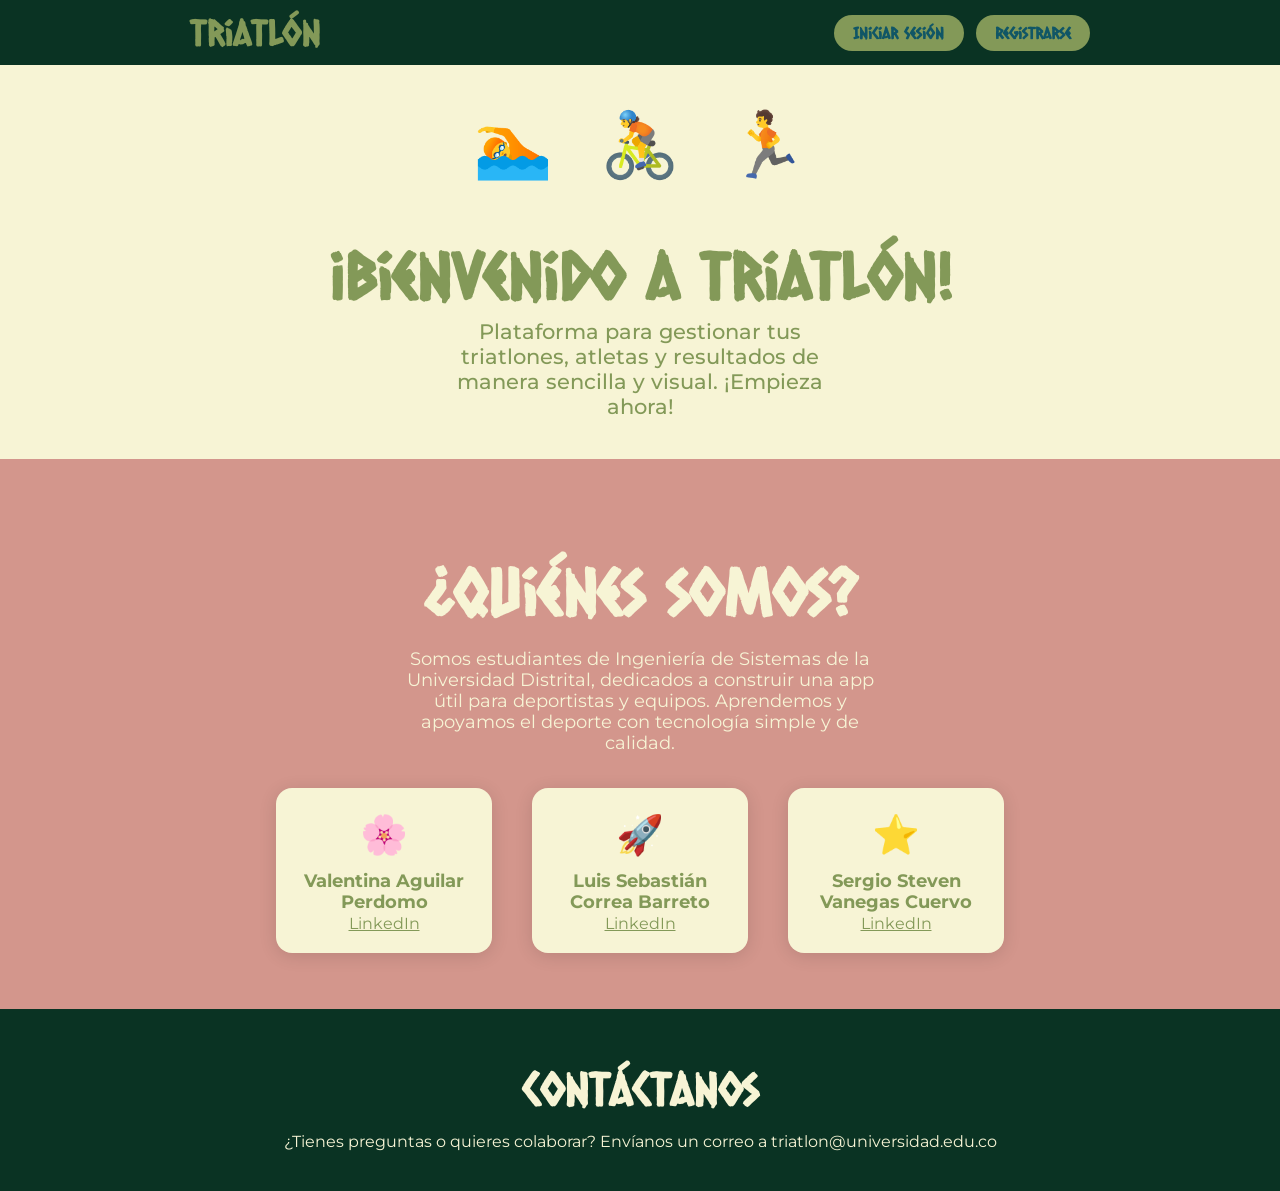
<file: Frontend-Triatlon/public_html/index.html>
<!DOCTYPE html>
<html lang="es">
<head>
  <meta charset="UTF-8"> <!-- Usa codificación UTF-8 para soportar tildes, eñes y caracteres especiales -->
  <meta name="viewport" content="width=device-width, initial-scale=1.0">
    <!-- Hace la página responsive: ajusta a móviles y tablets -->
  <title>Triatlón</title> <!-- Título de la pestaña en el navegador -->
  <link rel="stylesheet" href="styles.css"> <!-- Hoja de estilos principal: fuentes, colores y barra de arriba -->
  <link rel="stylesheet" href="index.css">  <!-- Estilos específicos para la página de inicio, presentación, equipo, etc. -->
</head>

<body>

  <!-- ====== BARRA SUPERIOR ====== -->
  <header class="barra-superior fondo-dark-green">
    <div class="barra-contenido">
      <!-- Nombre de la app en la barra -->
      <span class="titulo-site texto-moss-green">Triatlón</span>
      <nav>
        <!-- Botón que lleva a login/inicio de sesión -->
        <button class="boton-nav fondo-moss-green texto-midnight-green" id="btn-inicio">Iniciar Sesión</button>
        <!-- Botón para pantalla de registro nuevo -->
        <button class="boton-nav fondo-moss-green texto-midnight-green" id="btn-registrarse">Registrarse</button>
      </nav>
    </div>
  </header>

  <main>
    <!-- ====== PRESENTACIÓN PRINCIPAL ====== -->
    <section class="seccion-presentacion fondo-beige texto-moss-green">
      <div class="emojis">
        <!-- Iconos representando las disciplinas: natación-bici-correr -->
        <span class="emoji">🏊</span>
        <span class="emoji">🚴</span>
        <span class="emoji">🏃</span>
      </div>
      <h1 class="titulo">¡Bienvenido a Triatlón!</h1>
      <p class="descripcion-presentacion">
        Plataforma para gestionar tus triatlones, atletas y resultados de manera sencilla y visual.
        ¡Empieza ahora!
      </p>
    </section>

    <!-- ====== SECCIÓN "¿QUIÉNES SOMOS?" ====== -->
    <section class="seccion-equipo fondo-rosy-brown texto-beige">
      <h2 class="titulo">¿Quiénes somos?</h2>
      <p class="desc-equipo">
        Somos estudiantes de Ingeniería de Sistemas de la Universidad Distrital, dedicados a construir una app útil para
        deportistas y equipos. Aprendemos y apoyamos el deporte con tecnología simple y de calidad.
      </p>
      <div class="equipo-grid">
        <!-- Primer integrante con avatar y enlace a LinkedIn -->
        <div class="equipo-card fondo-beige texto-moss-green">
          <span class="avatar">🌸</span>
          <span class="nombre">Valentina Aguilar Perdomo</span>
          <a class="enlace texto-moss-green" href="https://www.linkedin.com/in/valen-aguilar-/" target="_blank">LinkedIn</a>
        </div>
        <!-- Segundo integrante -->
        <div class="equipo-card fondo-beige texto-moss-green">
          <span class="avatar">🚀</span>
          <span class="nombre">Luis Sebastián Correa Barreto</span>
          <a class="enlace texto-moss-green" href="https://www.linkedin.com/in/luis-correa-60a729365/" target="_blank">LinkedIn</a>
        </div>
        <!-- Tercer integrante -->
        <div class="equipo-card fondo-beige texto-moss-green">
          <span class="avatar">⭐</span>
          <span class="nombre">Sergio Steven Vanegas Cuervo</span>
          <a class="enlace texto-moss-green" href="https://www.linkedin.com/in/sergio-vanegas-612a82407/" target="_blank">LinkedIn</a>
        </div>
      </div>
    </section>

    <!-- ====== SECCIÓN DE CONTACTO ====== -->
    <section class="seccion-contacto fondo-dark-green texto-beige">
      <h2 class="titulo-contacto">Contáctanos</h2>
      <p class="desc-contacto">
        ¿Tienes preguntas o quieres colaborar? Envíanos un correo a triatlon@universidad.edu.co
      </p>
    </section>
  </main>

  <!-- ====== SCRIPTS DE NAVEGACIÓN Y ANIMACIÓN ====== -->
  <script>
    document.addEventListener('DOMContentLoaded', function () {
      // Toma los dos botones
      const btnInicio = document.getElementById('btn-inicio');
      const btnRegistro = document.getElementById('btn-registrarse');

      // Función que agrega animación a un botón antes de cambiar de página
      function animarYRedirigir(boton, destino) {
        boton.classList.remove('boton-animado');       // Quita animación previa si existía
        void boton.offsetWidth;                        // Forzar reflujo, reinicia animación
        boton.classList.add('boton-animado');          // Añade animación pulse
        setTimeout(function () {                       // Espera el mismo tiempo que la animación
          window.location.href = destino;              // Redirige a página destino
        }, 280);
      }

      // Evento click: ir a login, con animación
      btnInicio.addEventListener('click', function (e) {
        e.preventDefault(); // Evita el "clic" inmediato nativo
        animarYRedirigir(btnInicio, 'inicio-sesion.html');
      });

      // Evento click: ir a registro, con animación
      btnRegistro.addEventListener('click', function (e) {
        e.preventDefault();
        animarYRedirigir(btnRegistro, 'registrar.html');
      });
    });
  </script>

</body>
</html>
</file>
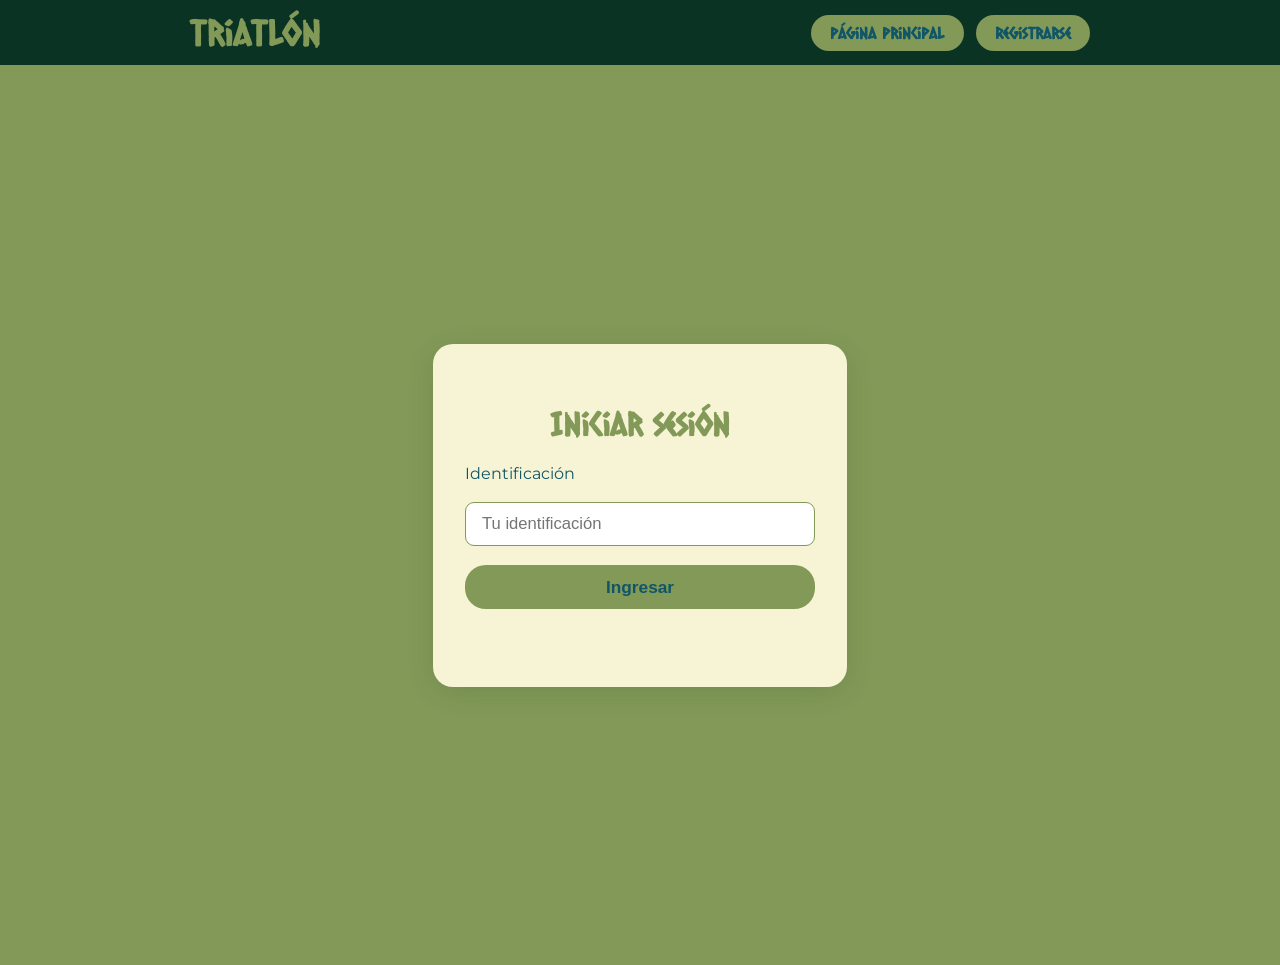
<file: Frontend-Triatlon/public_html/inicio-sesion.html>
<!DOCTYPE html>
<html lang="es">
<head>
  <meta charset="UTF-8">
  <meta name="viewport" content="width=device-width, initial-scale=1.0">
  <title>Iniciar sesión - Triatlón</title>
  <link rel="stylesheet" href="styles.css"><!-- Colores y fuentes globales -->
  <link rel="stylesheet" href="inicio-sesion.css"><!-- Estilos específicos -->
</head>
<body>
  <!-- BARRA SUPERIOR -->
  <header class="barra-superior fondo-dark-green">
    <div class="barra-contenido">
      <span class="titulo-site texto-moss-green">Triatlón</span>
      <nav>
        <button class="boton-nav fondo-moss-green texto-midnight-green" id="btn-index">Página principal</button>
        <button class="boton-nav fondo-moss-green texto-midnight-green" id="btn-registrarse">Registrarse</button>
      </nav>
    </div>
  </header>

  <main>
    <section class="tarjeta-login fondo-beige">
      <h2 class="titulo-login texto-moss-green">Iniciar sesión</h2>
      <form id="form-login" class="form-login">
        <label class="texto-midnight-green" for="identificacion-usuario">Identificación</label>
        <input
          type="text"
          id="identificacion-usuario"
          name="identificacion-usuario"
          class="input-login"
          autocomplete="off"
          placeholder="Tu identificación"
          required
        />
        <button type="submit" class="boton-login fondo-moss-green texto-midnight-green">Ingresar</button>
        <div id="mensaje-login" class="mensaje-login"></div>
      </form>
    </section>
  </main>
  <script src="inicio-sesion.js"></script>
  
</body>
</html>
</file>
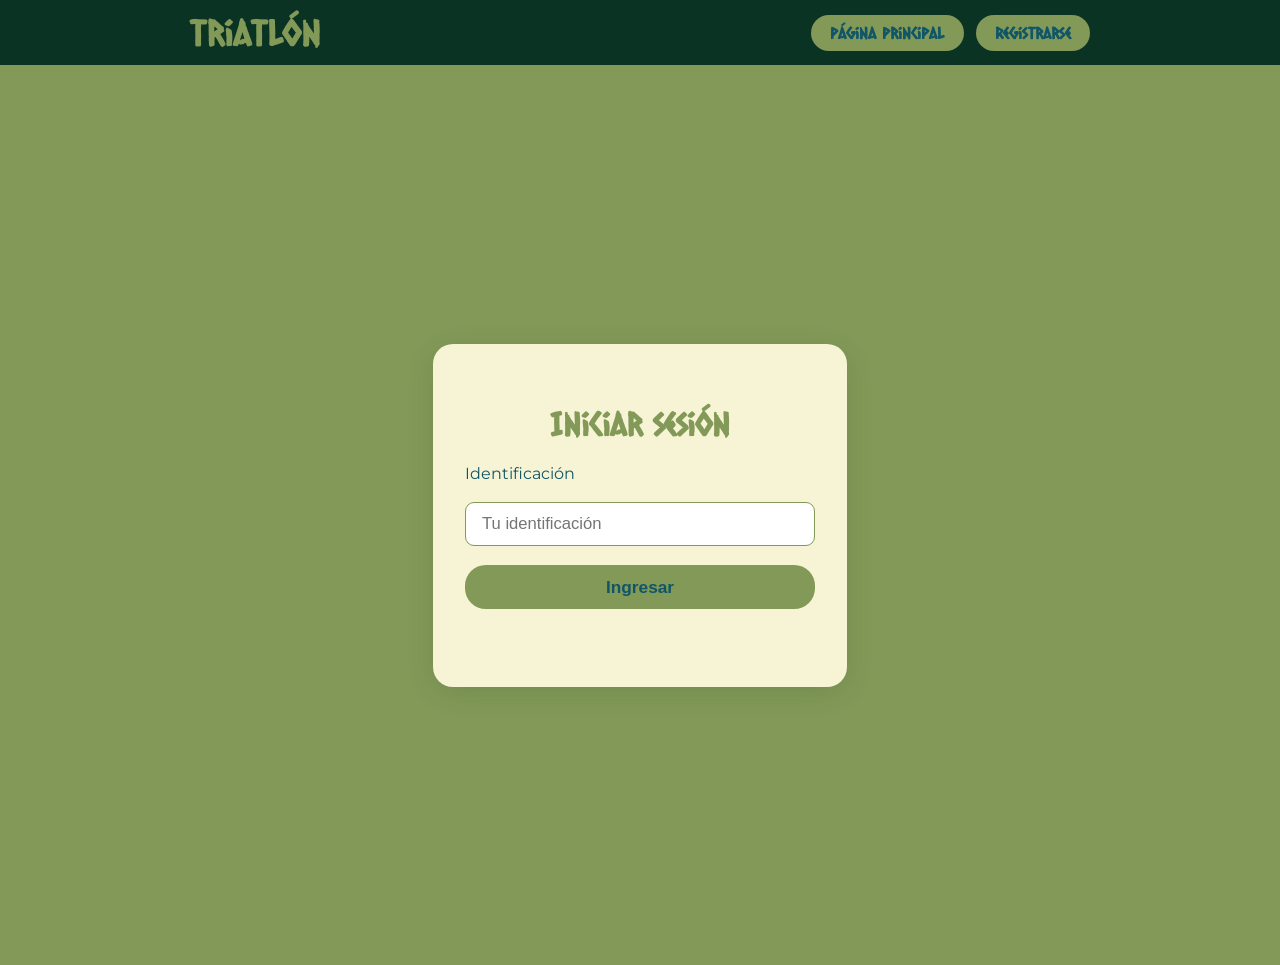
<file: Frontend-Triatlon/public_html/perfil.html>
<!DOCTYPE html>
<html lang="es">
<head>
  <meta charset="UTF-8"> <!-- Establece el juego de caracteres a UTF-8 para soportar tildes y eñes -->
  <meta name="viewport" content="width=device-width, initial-scale=1.0"> <!-- Hace que la página sea responsive en dispositivos móviles -->
  <title>Perfil - Triatlón</title> <!-- Título que se muestra en la pestaña del navegador -->
  <link rel="stylesheet" href="styles.css"> <!-- Hoja de estilos global (paleta, fuentes, barra superior, etc) -->
  <link rel="stylesheet" href="perfil.css"> <!-- Hoja de estilos específica del perfil (formato contenedor, filas, botones) -->
</head>
<body>
  <!-- Barra superior, mantiene navegación y branding -->
  <header class="barra-superior fondo-dark-green">
    <div class="barra-contenido">
      <span class="titulo-site texto-moss-green">Triatlón</span> <!-- Nombre del sitio, fuente decorativa/llamativa -->
      <nav>
        <!-- Botón para cerrar sesión del usuario -->
        <button class="boton-nav fondo-rosy-brown texto-beige" id="btn-cerrar-sesion">Cerrar sesión</button>
        <!-- Botón para ir al home/inicio del sitio -->
        <button class="boton-nav fondo-moss-green texto-midnight-green" id="btn-home">Inicio</button>
      </nav>
    </div>
  </header>
  
  <main>
    <!-- Sección principal del perfil, con fondo y borde redondeado -->
    <section class="perfil-container fondo-beige texto-moss-green">
      <h2 class="titulo-perfil">Mi perfil</h2> <!-- Título de sección -->

      <!-- Foto de perfil del usuario -->
      <img id="foto-usuario" class="perfil-foto" src="" alt="Foto de perfil">
      
      <div class="datos-perfil">
        <!-- Filas de datos: nombre, identificación, categoría, todos alineados y visibles -->

        <!-- Campo editable: nombre -->
        <div class="perfil-row">
          <span class="perfil-label">Nombre:</span>                   <!-- Label -->
          <span class="perfil-valor" id="nombre-text"></span>         <!-- Valor mostrado (editable) -->
          <button class="boton-editar" data-campo="nombre" id="btn-editar-nombre">Editar</button> <!-- Botón para activar edición inline -->
        </div>
        
        <!-- Campo editable: identificación -->
        <div class="perfil-row">
          <span class="perfil-label">Identificación:</span>
          <span class="perfil-valor" id="identificacion-text"></span>
          <button class="boton-editar" data-campo="identificacion" id="btn-editar-identificacion">Editar</button>
        </div>
        
        <!-- Campo editable: categoría -->
        <div class="perfil-row">
          <span class="perfil-label">Categoría:</span>
          <span class="perfil-valor" id="categoria-text"></span>
          <button class="boton-editar" data-campo="categoria" id="btn-editar-categoria">Editar</button>
        </div>

        <!-- Campos solo informativos/no editables -->
        <div class="perfil-row">
          <span class="perfil-label">Correo:</span>
          <span class="perfil-valor" id="correo-text"></span>
        </div>
        <div class="perfil-row">
          <span class="perfil-label">Especialidad:</span>
          <span class="perfil-valor" id="especialidad-text"></span>
        </div>
        <div class="perfil-row">
          <span class="perfil-label">Género:</span>
          <span class="perfil-valor" id="genero-text"></span>
        </div>
        <div class="perfil-row">
          <span class="perfil-label">Modalidad Cross:</span>
          <span class="perfil-valor" id="cross-text"></span>
        </div>
        <div class="perfil-row">
          <span class="perfil-label">Fecha de nacimiento:</span>
          <span class="perfil-valor" id="fecha-text"></span>
        </div>
      </div>
      
      <div class="perfil-acciones">
        <!-- Botón para eliminar la cuenta. Ejecuta confirmación y eliminación definitiva -->
        <button id="btn-eliminar-cuenta" class="boton-eliminar">Eliminar Cuenta</button>
        <!-- Mensaje informativo para mostrar confirmaciones o errores de edición/borrado -->
        <div id="mensaje-perfil"></div>
      </div>
    </section>
  </main>
  <!-- Script para conducta, eventos y edición de perfil -->
  <script src="perfil.js"></script>
</body>
</html>
</file>
<file: Frontend-Triatlon/public_html/styles.css>
/*Creditoa a la IA por su aporte en la comenterealización (No sé si así se escribe) de los archivos .css .html .js*/

/* Importa dos fuentes de Google: Caesar Dressing para títulos y Montserrat para el texto general */
@import url('https://fonts.googleapis.com/css2?family=Caesar+Dressing&family=Montserrat&display=swap');

/* ---------- Paleta de colores global definida en variables CSS, puede usarse con var(--nombre) ---------- */
:root {
  --dark-green:     #0A3323;   /* Verde oscuro, para fondos o texto principal */
  --moss-green:     #839958;   /* Verde musgo, útil como texto destacado o fondo */
  --beige:          #F7F4D5;   /* Beige claro, ideal como fondo principal */
  --rosy-brown:     #D3968C;   /* Marrón rosado, para acentos o fondos de sección */
  --midnight-green: #105666;   /* Verde azulado, para resaltar o usar en botones */
}

/* ---------- Fuente base y reseteo de márgenes/paddings para todo el sitio ---------- */
body {
  margin: 0;    /* Quita el margen por defecto alrededor del body */
  padding: 0;   /* Quita el espacio interno por defecto del body */
  font-family: 'Montserrat', Arial, sans-serif; /* Fuente principal para todo el texto */
}

/* ---------- Clases de fondo para reutilización rápida en cualquier elemento ---------- */
.fondo-dark-green    { background: var(--dark-green);    } /* Fondo verde oscuro */
.fondo-moss-green    { background: var(--moss-green);    } /* Fondo verde musgo */
.fondo-beige         { background: var(--beige);         } /* Fondo beige claro */
.fondo-rosy-brown    { background: var(--rosy-brown);    } /* Fondo marrón rosado */

/* ---------- Clases de color de texto ---------- */
.texto-moss-green    { color: var(--moss-green);         } /* Texto verde musgo */
.texto-midnight-green{ color: var(--midnight-green);     } /* Texto verde azulado */
.texto-beige         { color: var(--beige);              } /* Texto beige */
.texto-dark-green    { color: var(--dark-green);         } /* Texto verde oscuro */

/* ---------- Los títulos deben usar fuente especial para destacarse ---------- */
.titulo-site, h1, h2, .titulo {
  font-family: 'Caesar Dressing', cursive; /* Fuente decorativa para títulos y sitio */
}

/* ---------- Enlaces con subrayado personalizado ---------- */
.enlace {
  font-size: 1rem;         /* Tamaño de letra estándar */
  margin-top: 2px;         /* Espacio por encima del enlace, útil si está debajo de otro texto */
  text-decoration: underline; /* Subraya para que parezca enlace clásico */
}

/* ---------- Animación pulse: efecto de aumento rápido y regreso ---------- */
/* Esta animación puede ser aplicada a botones para dar feedback visual */
@keyframes pulse {
  0% { transform: scale(1);     } /* Tamaño original */
  50% { transform: scale(1.13); } /* Aumenta el tamaño a 113% */
  100% { transform: scale(1);   } /* Regresa al tamaño original */
}

/* ---------- Aplica la animación pulse a cualquier elemento con esta clase (normalmente un botón) ---------- */
.boton-animado {
  animation: pulse 0.28s; /* Ejecuta la animación pulse durante 0.28 segundos */
}

/* ---------- Barra superior ---------- */
.barra-superior {
  width: 100%;        /* Ocupa todo el ancho de la ventana, de borde a borde */
  padding: 0.7rem 0;  /* Espacio interno arriba y abajo de la barra (0.7rem), nada a los lados */
  /* No tiene borde inferior para apariencia limpia */
}

/* ---------- Contenedor de la barra superior ---------- */
.barra-contenido {
  max-width: 900px;   /* Limita el ancho del contenido para que no se estire demasiado en pantallas grandes */
  margin: 0 auto;     /* Centra el contenedor horizontalmente en la página */
  display: flex;      /* Usa Flexbox para organizar los elementos en fila */
  justify-content: space-between; /* Separa los elementos: título a la izquierda, nav a la derecha */
  align-items: center;/* Centra verticalmente los elementos dentro del contenedor */
}

/* ---------- Título dentro de la barra superior ---------- */
.titulo-site {
  font-size: 2.2rem;  /* Hace el texto grande para que resalte */
  font-weight: bold;  /* Negrita para mayor énfasis */
}

/* ---------- Estilos para los botones de la barra de navegación ---------- */
.boton-nav {
  border: none;                          /* Elimina el borde por defecto del botón */
  border-radius: 18px;                   /* Hace los bordes redondeados, apariencia de píldora */
  padding: 0.5rem 1.2rem;                /* Espaciado interno: 0.5 rem arriba y abajo, 1.2 rem a los lados */
  margin-left: 8px;                      /* Espacio a la izquierda de cada botón, separa los botones entre sí */
  font-size: 1rem;                       /* Tamaño de texto estándar para el botón */
  font-weight: bold;                     /* Texto del botón en negrita */
  cursor: pointer;                       /* Cambia el cursor a mano cuando pasas el mouse */
  font-family: 'Caesar Dressing', cursive; /* Usa la fuente especial para darle identidad */
  transition: background 0.2s;           /* Hace que el fondo cambie suavemente al pasar el mouse */
}

/* ---------- Efecto al pasar el mouse sobre los botones ---------- */
.boton-nav:hover,
.boton-login:hover {
  background: #d3d898; /* Cambia el color de fondo a un tono más claro cuando el mouse está encima */
}
</file>
<file: Frontend-Triatlon/public_html/index.css>
/* === SECCIÓN PRESENTACIÓN (portada de la app) === */
.seccion-presentacion {
  width: 100%;                  /* Ocupa todo el ancho disponible del viewport */
  min-height: 170px;            /* Asegura que tenga una altura mínima respetable */
  text-align: center;           /* Centra todo el texto y los emojis horizontalmente */
  padding: 2.5rem 0;            /* Espacio arriba y abajo para airear la sección */
}

.emojis {
  font-size: 4rem;              /* Emojis bien grandes para destacar las disciplinas */
  margin-bottom: 1rem;          /* Espacio debajo del bloque de emojis */
}

.emoji {
  margin: 0 15px;               /* Espacio horizontal entre los emojis (deja aire) */
}

.descripcion-presentacion {
  font-size: 1.3rem;            /* Texto destacado y grande debajo del título */
  font-weight: 500;             /* Un poco más grueso que normal */
  margin: 0 auto;               /* Centra horizontalmente */
  max-width: 380px;             /* Limita el ancho para hacerlo cómodo en desktop */
}

/* === SECCIÓN EQUIPO (integrantes del proyecto) === */
.seccion-equipo {
  width: 100%;                  /* Ocupa todo el ancho del viewport */
  min-height: 220px;            /* Altura mínima suficiente */
  text-align: center;           /* Centra los textos y las tarjetas */
  padding: 2.5rem 0 3.5rem 0;   /* Arriba y abajo, da mucho espacio debajo */
}

.titulo {
  font-size: 4rem;              /* Título muy grande para destacar el encabezado */
  margin-bottom: 0.3rem;        /* Un espacio sutil debajo del título */
}

.desc-equipo {
  font-size: 1.1rem;            /* Texto ligeramente más grande que normal */
  margin-bottom: 2.2rem;        /* Espacio después de la descripción y antes de las tarjetas */
  max-width: 500px;             /* No muy ancho para que sea legible */
  margin-left: auto;            /* Centra horizontalmente el texto */
  margin-right: auto;
}

/* === Grid de tarjetas del equipo === */
.equipo-grid {
  display: flex;                /* Usa Flexbox para organizar tarjetas en fila */
  justify-content: center;      /* Centra el grid horizontalmente */
  gap: 2.5rem;                  /* Espacio entre cada tarjeta */
  flex-wrap: wrap;              /* Si no caben, bajan a la siguiente línea */
  margin-top: 10px;             /* Espacio arriba del grid de tarjetas */
}

.equipo-card {
  width: 200px;                 /* Ancho fijo de la tarjeta */
  display: flex;                /* Flex vertical para los elementos dentro */
  flex-direction: column;
  align-items: center;          /* Centra todo dentro de la tarjeta */
  border-radius: 16px;          /* Bordes bien redondeados */
  box-shadow: 0 3px 18px rgba(0,0,0,0.12); /* Sombra suave para flotar */
  padding: 1.4rem 0.5rem 1.2rem 0.5rem; /* Espaciado interno (arriba, der, abajo, izq) */
  transition: box-shadow 0.15s; /* Transición suave en el hover */
}

.equipo-card:hover {
  box-shadow: 0 7px 32px rgba(0,0,0,0.18); /* Sombra más intensa al pasar el mouse */
}

.avatar {
  font-size: 2.4rem;            /* Emoji grande de cada persona/integrante */
}

.nombre {
  margin-top: 0.8rem;           /* Espacio arriba del nombre */
  font-weight: bold;            /* Nombre bien destacado en negrita */
  font-size: 1.1rem;            /* Un poco más grande de lo normal */
}

/* === SECCIÓN DE CONTACTO === */
.seccion-contacto {
  width: 100%;                  /* Ocupa todo el ancho */
  min-height: 150px;            /* Altura mínima razonable */
  text-align: center;           /* Centra todo el texto dentro de la sección */
  padding: 1rem 0;              /* Espacio arriba y abajo */
}

.titulo-contacto {
  font-size: 2.8rem;            /* Título de la sección de contacto bien grande */
  margin-bottom: 0.5rem;        /* Espacio debajo del título */
}

/* === Animación pulse para botones (efecto de expansión al dar click) === */
@keyframes pulse {
  0%   { transform: scale(1); }
  50%  { transform: scale(1.13); }
  100% { transform: scale(1); }
}

.boton-animado {
  animation: pulse 0.28s;       /* Aplica la animación de 'palpitar' durante 0.28 segundos */
}
</file>
<file: Frontend-Triatlon/public_html/inicio-sesion.css>
/* Centrado de tarjeta y fondo para main */
body, html {
  height: 100%;
  min-height: 100vh;
}
main {
  display: flex;
  min-height: 100vh;
  align-items: center;
  justify-content: center;
  background: var(--moss-green); /* Fondo solo para esta vista */
}

/* Tarjeta de login */
.tarjeta-login {
  max-width: 350px;
  width: 100%;
  margin: auto;
  padding: 2.1rem 2rem 2rem 2rem;
  border-radius: 20px;
  box-shadow: 0 6px 28px rgba(10,51,35,0.12);
  display: flex;
  flex-direction: column;
  align-items: center;
}

.titulo-login {
  font-size: 2rem;
  margin-bottom: 1.3rem;
}

.form-login {
  display: flex;
  flex-direction: column;
  width: 100%;
  gap: 1.2rem;
}

/* Input bonito */
.input-login {
  padding: 0.7rem 1rem;
  border: 1.5px solid var(--moss-green);
  border-radius: 9px;
  font-size: 1.04rem;
  outline: none;
}
.input-login:focus {
  border-color: var(--dark-green);
  box-shadow: 0 2px 10px rgba(131,153,88,0.14);
}

/* Botón grande y visible */
.boton-login {
  font-size: 1.08rem;
  font-weight: bold;
  border: none;
  border-radius: 1.3rem;
  padding: 0.7rem 2.3rem;
  cursor: pointer;
  transition: background 0.2s;
}

/* Animación pulse para botones */
@keyframes pulse {
  0%   { transform: scale(1); }
  50%  { transform: scale(1.13); }
  100% { transform: scale(1); }
}
.boton-animado {
  animation: pulse 0.28s;
}

/* Mensaje de login */
.mensaje-login {
  margin-top: .5rem;
  min-height: 1.2em;
  font-size: 1rem;
  text-align: center;
  color: crimson; /* Mensajes de error */
}
</file>
<file: Frontend-Triatlon/public_html/perfil.css>
main {
  min-height: 100vh;                 /* Hace que el main ocupe al menos el alto completo de la ventana */
  display: flex;                     /* Usa Flexbox para alinear el contenido */
  justify-content: center;           /* Centra horizontalmente el contenido (perfil-container) */
  align-items: flex-start;            /* Alinea arriba el contenido, no en el centro vertical */
  background: var(--moss-green);     /* Fondo verde musgo según tu paleta */
}

.perfil-container {
  margin-top: 3.2rem;                /* Da espacio arriba entre la barra y el perfil */
  padding: 2.5rem 2.7rem 1.7rem 2.7rem; /* Espaciado interno: arriba, derecha, abajo, izquierda */
  border-radius: 22px;               /* Bordes redondeados en el contenedor */
  box-shadow: 0 6px 28px rgba(10,51,35,0.10); /* Sombra sutil para efecto de tarjeta/flotante */
  max-width: 390px;                  /* Limita el ancho máximo de la tarjeta */
  width: 100%;                       /* Pero ocupa todo el ancho posible si se reduce ventana */
  display: flex;                     /* Flex para organización vertical */
  flex-direction: column;
  align-items: center;               /* Centra los hijos horizontalmente */
}

.titulo-perfil {
  font-size: 2rem;                   /* Título grande para destacar "Mi perfil" */
  margin-bottom: .6rem;              /* Espacio debajo del título */
}

.perfil-foto {
  width: 120px;                      /* Ancho fijo de la foto de perfil */
  height: 120px;                     /* Alto fijo de la foto de perfil */
  object-fit: cover;                 /* La imagen se recorta para llenar el cuadro sin deformarse */
  border-radius: 60px;               /* Hace la foto completamente circular */
  border: 4px solid var(--rosy-brown); /* Borde grueso y colorido alrededor de la foto */
  background: var(--rosy-brown);     /* Color de fondo de la foto mientras carga o si es PNG transparente */
  margin-bottom: 1.7rem;             /* Espacio debajo para separar de los datos */
}

.datos-perfil {
  width: 100%;                       /* Hace que las filas de datos ocupen el ancho completo del contenedor */
}

.perfil-row {
  display: flex;                     /* Flexbox para organizar label, valor y botón en fila */
  align-items: center;               /* Centra verticalmente los elementos de la fila */
  margin-bottom: 1.1rem;             /* Espacio entre filas de datos */
  gap: 0.7rem;                       /* Espacio horizontal entre elementos en la fila */
}

.perfil-label {
  width: 120px;                      /* Ancho fijo para alinear todas las etiquetas */
  font-weight: bold;                 /* Hace que el nombre del dato destaque */
  text-align: right;                 /* Alinea a la derecha para separar label y dato */
  flex-shrink: 0;                    /* Impide que el label se achique si hay texto largo */
}

.perfil-valor {
  flex: 1;                           /* Hace que el valor del dato crezca usando el espacio disponible */
}

.boton-editar {
  font-size: .98rem;                 /* Un poco menor al estándar para que no resalten demasiado */
  padding: 0.32rem 0.9rem;           /* Relleno interno arriba/abajo y a los lados */
  border-radius: 9px;                /* Bordes redondeados */
  border: none;                      /* Sin borde para hacerlos más modernos */
  background: var(--midnight-green); /* Color de fondo azul verdoso */
  color: var(--beige);               /* Texto claro para contraste */
  cursor: pointer;                   /* Cambia a cursor de mano */
  margin-left: 0.5rem;               /* Espacio a la izquierda para separarlo del valor */
}

.boton-editar:hover {
  background: var(--rosy-brown);     /* Al pasar el mouse, cambia el fondo a marrón rosado */
  color: var(--beige);               /* Mantiene texto claro */
}

.perfil-acciones {
  margin-top: 1.3rem;                /* Separación arriba de los botones de acción respecto al contenido */
  display: flex;                     /* Organiza verticalmente los subelementos */
  flex-direction: column;
  align-items: center;               /* Centra horizontalmente los subelementos */
  gap: 1.1rem;                       /* Espacio vertical entre cada acción */
  width: 100%;                       /* Ocupa todo el ancho de la tarjeta */
}

.boton-eliminar {
  background: crimson;               /* Fondo rojo fuerte para advertir acción peligrosa */
  color: white;                      /* Texto blanco para contraste */
  border: none;                      /* Sin borde */
  border-radius: 13px;               /* Bordes extra redondeados */
  padding: 0.72rem 1.7rem;           /* Relleno amplio, botón grande */
  font-size: 1.08rem;                /* Texto un poco grande */
  font-weight: bold;                 /* Negrita para enfatizar */
  margin-top: 0.7rem;                /* Espacio arriba respecto a otros elementos */
  cursor: pointer;                   /* Cursor tipo mano */
}

.boton-eliminar:hover {
  background: #a62121;               /* Rojo más oscuro al pasar mouse */
}

.mensaje-exito {
  color: seagreen;                   /* Verde para mensajes de éxito */
}
.mensaje-error {
  color: crimson;                    /* Rojo para mensajes de error */
}

/* Estilo para los inputs y selects generados al editar datos inline */
input.input-inline, select.input-inline {
  font-size: 1rem;                   /* Texto normal */
  padding: .20rem .7rem;             /* Relleno: arriba/abajo y lados */
  border: 1.3px solid var(--moss-green); /* Borde verde musgo */
  border-radius: 0.5rem;             /* Levemente redondeado */
  width: 140px;                      /* Ancho fijo para inputs y selects */
}
</file>
